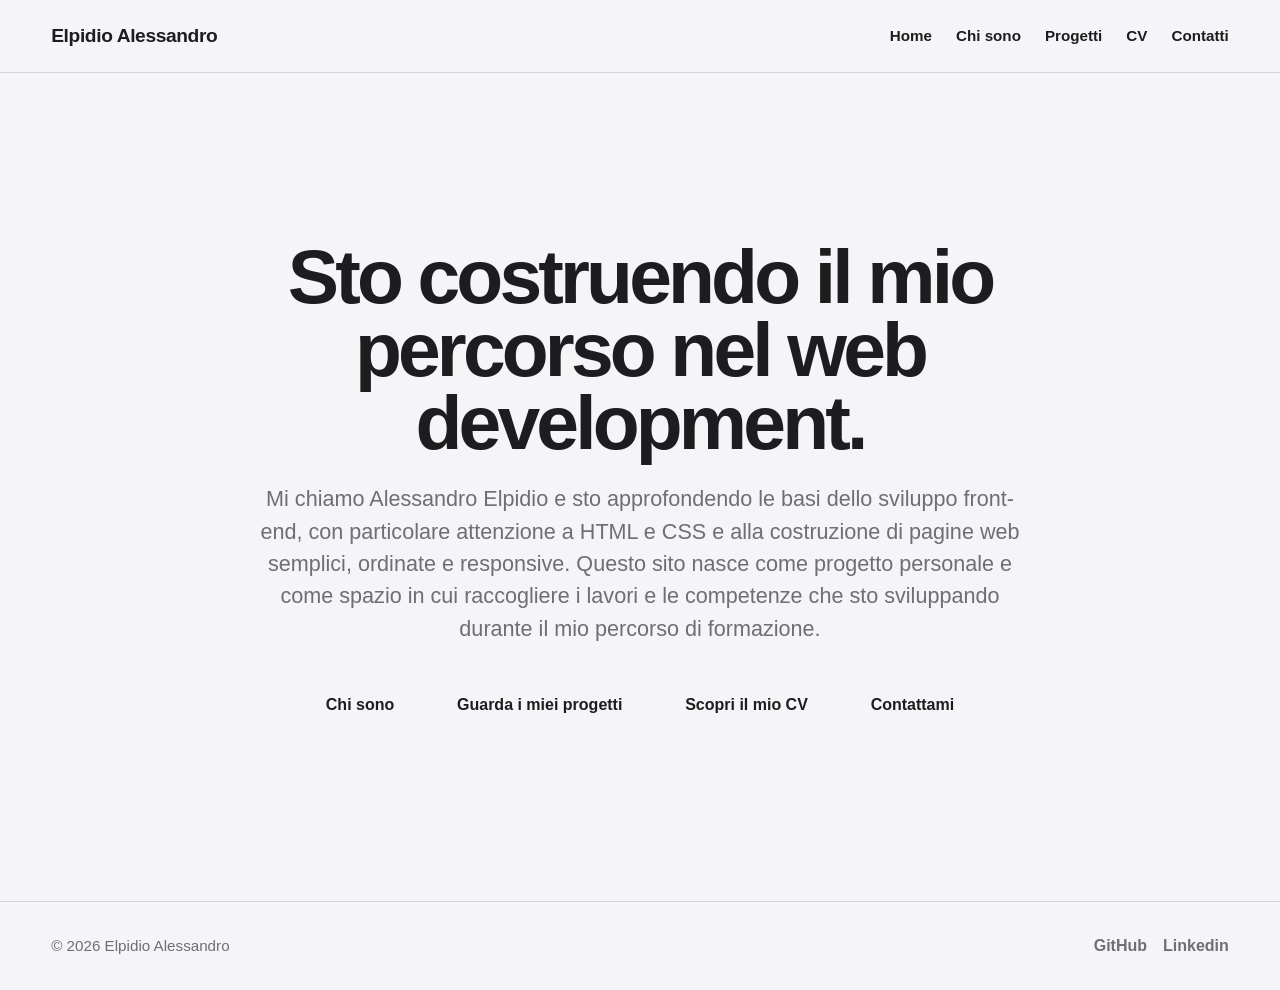
<file: index.html>
<!DOCTYPE html>
<html lang="it">
<head>
    <meta charset="UTF-8">
    <meta name="viewport" content="width=device-width, initial-scale=1.0">
    <title>Elpidio Alessandro | Portfolio</title>
    <link rel="stylesheet" href="./assets/css/style.css">
    <link rel="icon" type="image/x-icon" href="/assets/img/favicon.ico">
    <meta name="description" content="Portfolio personale dedicato al mio percorso nel web development, con progetti, competenze e contatti.">
    <meta property="og:title" content="Portfolio di Elpidio Alessandro">
    <meta property="og:description"
        content="Portfolio personale dedicato al mio percorso nel web development, con progetti, competenze e contatti.">
    <meta property="og:type" content="website">
    <meta property="og:image" content="assets/img/preview.png">
    <meta property="og:locale" content="it_IT">
    <meta property="og:site_name" content="Portfolio Elpidio Alessandro">
</head>
<body>
    <header class="site-header">
        <div class="container header-inner">
            <a href="index.html" class="brand">Elpidio Alessandro</a>

            <input type="checkbox" id="menu-toggle" class="menu-toggle">
            <label for="menu-toggle" class="menu-button">☰ Menu</label>

            <nav class="site-nav">
                <ul class="menu">
                    <li><a href="index.html">Home</a></li>
                    <li><a href="chisono/index.html">Chi sono</a></li>
                    <li><a href="progetti/index.html">Progetti</a></li>
                    <li><a href="cv/index.html">CV</a></li>
                    <li><a href="contacts/index.html">Contatti</a></li>
                </ul>
            </nav>
        </div>
    </header>

    <main>
        <section class="hero hero-main">
            <div class="container hero-content">
                <h1>Sto costruendo il mio percorso nel web development.</h1>
                <p class="hero-text">
                    Mi chiamo Alessandro Elpidio e sto approfondendo le basi dello sviluppo front-end, con particolare
                    attenzione a HTML e CSS e alla costruzione di pagine web semplici,
                    ordinate e responsive.
                    Questo sito nasce come progetto personale e come spazio
                    in cui raccogliere i lavori e le competenze che sto sviluppando
                    durante il mio percorso di formazione.
                </p>

                <div class="hero-buttons">
                    <a class="btn btn-secondary" href="./chisono/index.html">Chi sono</a>
                    <a class="btn btn-secondary" href="progetti/index.html">Guarda i miei progetti</a>
                    <a class="btn btn-secondary" href="./cv/index.html">Scopri il mio CV</a>
                    <a class="btn btn-secondary" href="./contacts/index.html">Contattami</a>
                </div>
            </div>
        </section>
    </main>

    <footer class="site-footer">
        <div class="container footer-content">
            <p>© 2026 Elpidio Alessandro</p>
            <div class="footer-links">
                <a href="https://github.com/elpidioalessandro" target="_blank" rel="noopener noreferrer">GitHub</a>
                <a href="https://www.linkedin.com/in/elpidio-alessandro-moretti" target="_blank" rel="noopener noreferrer">Linkedin</a>
            </div>
        </div>
    </footer>
</body>
</html>
</file>
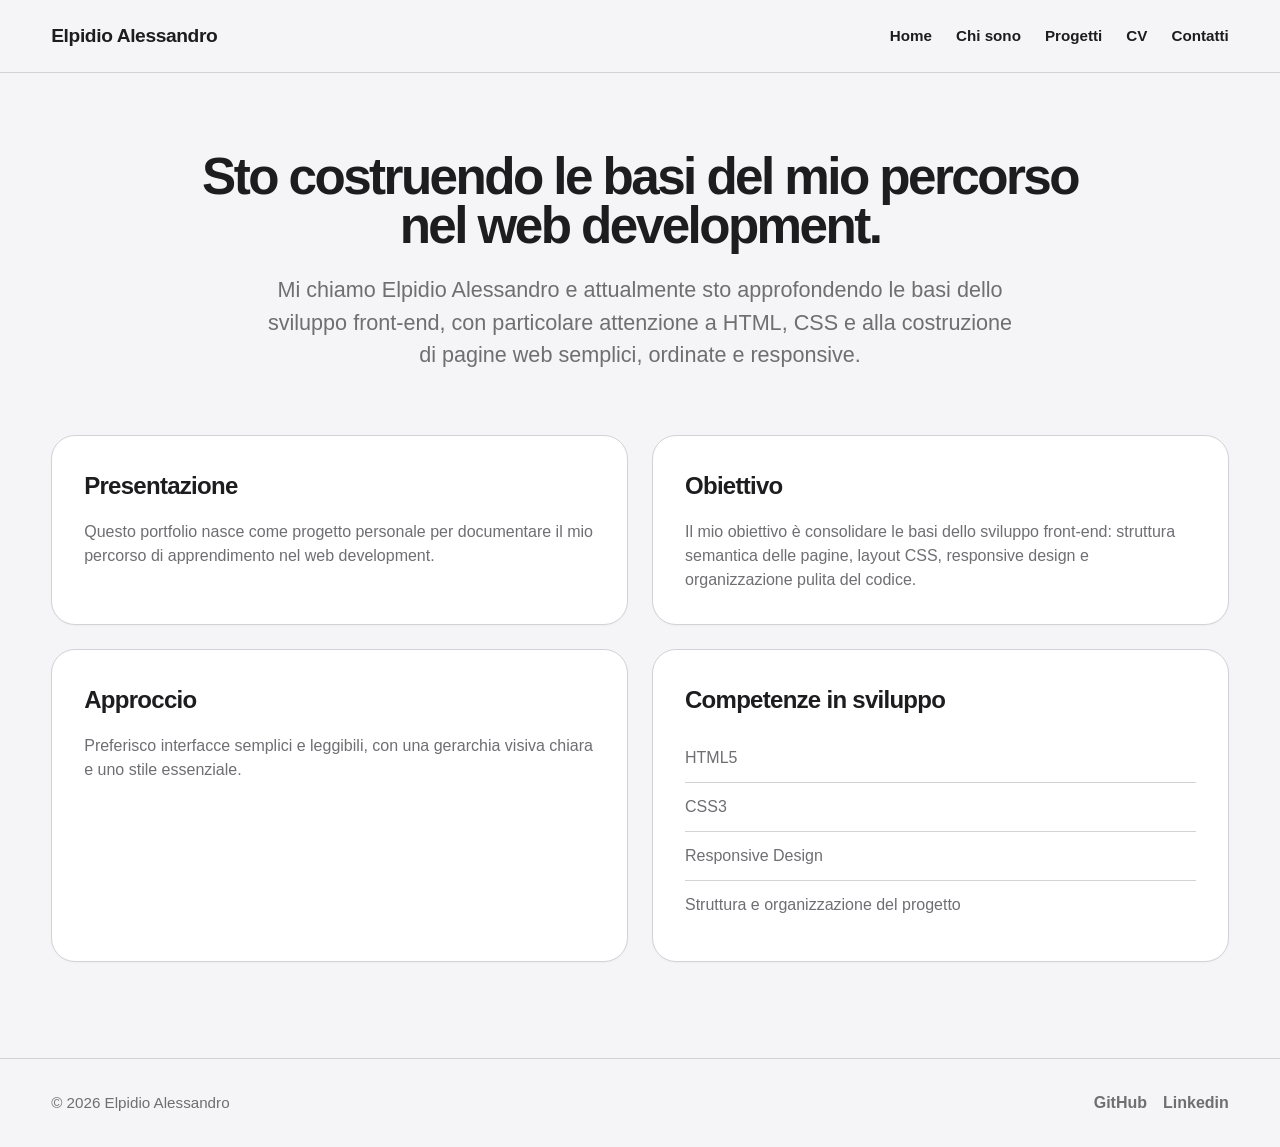
<file: chisono/index.html>
<!DOCTYPE html>
<html lang="it">
<head>
    <meta charset="UTF-8">
    <meta name="viewport" content="width=device-width, initial-scale=1.0">
    <title>Chi Sono | Elpidio Alessandro</title>
    <link rel="stylesheet" href="../assets/css/style.css">
    <link rel="icon" href="../assets/img/favicon.ico">
</head>
<body>
    <header class="site-header">
        <div class="container header-inner">
            <a href="../index.html" class="brand">Elpidio Alessandro</a>

            <input type="checkbox" id="menu-toggle" class="menu-toggle">
            <label for="menu-toggle" class="menu-button">Menu</label>

            <nav class="site-nav">
                <ul class="menu">
                    <li><a href="../index.html">Home</a></li>
                    <li><a href="../chisono/index.html">Chi sono</a></li>
                    <li><a href="../progetti/index.html">Progetti</a></li>
                    <li><a href="../cv/index.html">CV</a></li>
                    <li><a href="../contacts/index.html">Contatti</a></li>
                </ul>
            </nav>
        </div>
    </header>

    <main>
        <section class="cv-hero">
            <div class="container section-intro">
                <h1>Sto costruendo le basi del mio percorso nel web development.</h1>
                <p>
                    Mi chiamo Elpidio Alessandro e attualmente sto approfondendo le basi dello sviluppo front-end,
                    con particolare attenzione a HTML, CSS e alla costruzione
                    di pagine web semplici, ordinate e responsive.
                </p>
            </div>
        </section>

        <section class="light-section">
            <div class="container cv-grid">
                <article class="cv-card">
                    <h2>Presentazione</h2>
                    <p>
                        Questo portfolio nasce come progetto personale
                        per documentare il mio percorso di apprendimento
                        nel web development.
                    </p>
                </article>

                <article class="cv-card">
                    <h2>Obiettivo</h2>
                    <p>
                        Il mio obiettivo è consolidare le basi dello sviluppo front-end:
                        struttura semantica delle pagine, layout CSS,
                        responsive design e organizzazione pulita del codice.
                    </p>
                </article>

                <article class="cv-card">
                    <h2>Approccio</h2>
                    <p>
                        Preferisco interfacce semplici e leggibili,
                        con una gerarchia visiva chiara
                        e uno stile essenziale.
                    </p>
                </article>

                <article class="cv-card">
                    <h2>Competenze in sviluppo</h2>
                    <ul>
                        <li>HTML5</li>
                        <li>CSS3</li>
                        <li>Responsive Design</li>
                        <li>Struttura e organizzazione del progetto</li>
                    </ul>
                </article>
            </div>
        </section>
    </main>

    <footer class="site-footer">
        <div class="container footer-content">
            <p>© 2026 Elpidio Alessandro</p>
        <div class="footer-links">
            <a href="https://github.com/elpidioalessandro" target="_blank" rel="noopener noreferrer">GitHub</a>
            <a href="https://www.linkedin.com/in/elpidio-alessandro-moretti" target="_blank" rel="noopener noreferrer">Linkedin</a>
        </div>
    </footer>
</body>
</html>
</file>
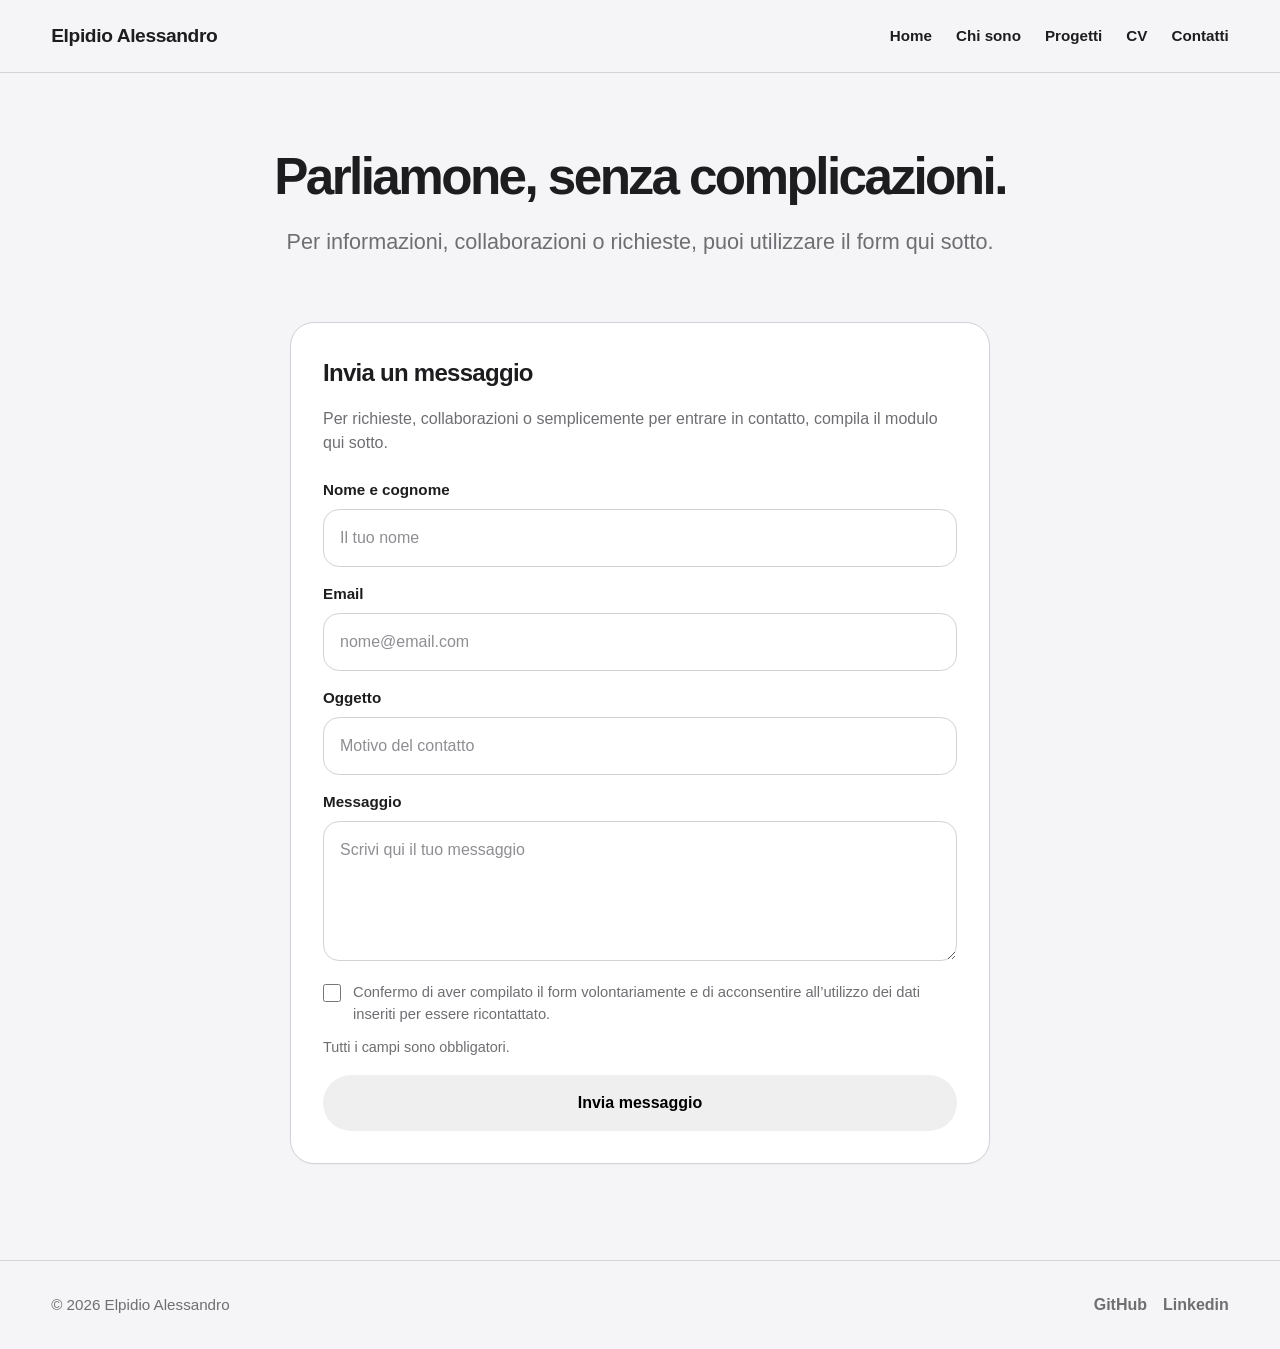
<file: contacts/index.html>
<!DOCTYPE html>
<html lang="it">
<head>
    <meta charset="UTF-8">
    <meta name="viewport" content="width=device-width, initial-scale=1.0">
    <title>Contatti | Elpidio Alessandro</title>
    <link rel="stylesheet" href="../assets/css/style.css">
    <link rel="icon" href="../assets/img/favicon.ico">
</head>
<body>
    <header class="site-header">
        <div class="container header-inner">
            <a href="../index.html" class="brand">Elpidio Alessandro</a>

            <input type="checkbox" id="menu-toggle" class="menu-toggle">
            <label for="menu-toggle" class="menu-button">Menu</label>

            <nav class="site-nav">
                <ul class="menu">
                    <li><a href="../index.html">Home</a></li>
                    <li><a href="../chisono/index.html">Chi sono</a></li>
                    <li><a href="../progetti/index.html">Progetti</a></li>
                    <li><a href="../cv/index.html">CV</a></li>
                    <li><a href="../contacts/index.html">Contatti</a></li>
                </ul>
            </nav>
        </div>
    </header>

    <main>
        <section class="cv-hero">
            <div class="container section-intro">
                <h1>Parliamone, senza complicazioni.</h1>
                <p>
                    Per informazioni, collaborazioni o richieste, puoi utilizzare il form qui sotto.
                </p>
            </div>
        </section>

        <section class="contact-section">
            <div class="container contact-grid">
                <article class="form-card">
                    <h2>Invia un messaggio</h2>
                    <p class="form-intro">
                        Per richieste, collaborazioni o semplicemente per entrare in contatto,
                        compila il modulo qui sotto.
                    </p>

                    <form class="contact-form" action="#" method="post">
                        <div class="form-row">
                            <label for="name">Nome e cognome</label>
                            <input type="text" id="name" name="name" placeholder="Il tuo nome" autocomplete="name"
                                minlength="2" maxlength="40" required>
                        </div>

                        <div class="form-row">
                            <label for="email">Email</label>
                            <input type="email" id="email" name="email" placeholder="nome@email.com"
                                autocomplete="email" required>
                        </div>

                        <div class="form-row">
                            <label for="subject">Oggetto</label>
                            <input type="text" id="subject" name="subject" placeholder="Motivo del contatto"
                                minlength="3" maxlength="80" required>
                        </div>

                        <div class="form-row">
                            <label for="message">Messaggio</label>
                            <textarea id="message" name="message" placeholder="Scrivi qui il tuo messaggio"
                                minlength="20" maxlength="300" required></textarea>
                        </div>

                        <div class="form-row checkbox-row">
                            <input type="checkbox" id="consent" name="consent" required>
                            <label for="consent">
                                Confermo di aver compilato il form volontariamente e di acconsentire
                                all’utilizzo dei dati inseriti per essere ricontattato.
                            </label>
                        </div>

                        <p class="form-note">
                            Tutti i campi sono obbligatori.
                        </p>

                        <div class="form-submit">
                            <button type="submit" class="btn btn-secondary">Invia messaggio</button>
                        </div>
                    </form>
                </article>
            </div>
        </section>
    </main>

    <footer class="site-footer">
        <div class="container footer-content">
            <p>© 2026 Elpidio Alessandro</p>
            <div class="footer-links">
                <a href="https://github.com/elpidioalessandro" target="_blank" rel="noopener noreferrer">GitHub</a>
                <a href="https://www.linkedin.com/in/elpidio-alessandro-moretti" target="_blank" rel="noopener noreferrer">Linkedin</a>
            </div>
    </footer>
</body>
</html>
</file>
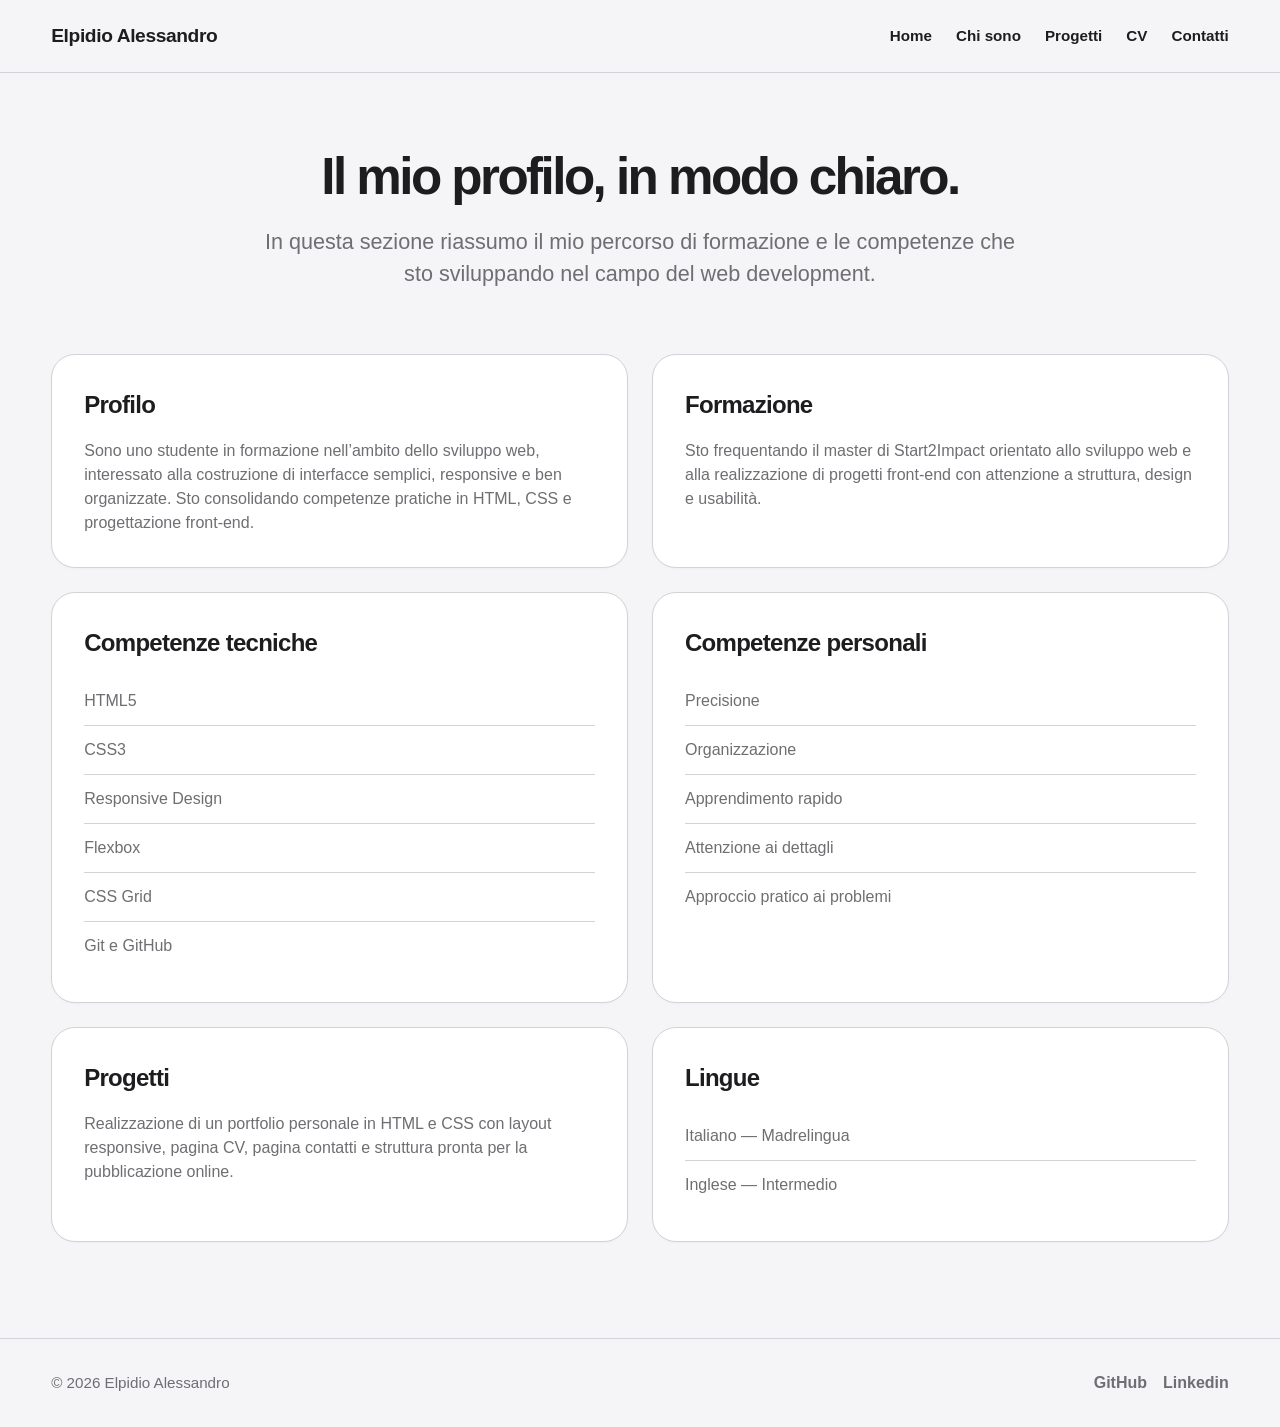
<file: cv/index.html>
<!DOCTYPE html>
<html lang="it">
<head>
    <meta charset="UTF-8">
    <meta name="viewport" content="width=device-width, initial-scale=1.0">
    <title>CV | Elpidio Alessandro</title>
    <link rel="stylesheet" href="../assets/css/style.css">
    <link rel="icon" href="../assets/img/favicon.ico">
</head>
<body>
    <header class="site-header">
        <div class="container header-inner">
            <a href="../index.html" class="brand">Elpidio Alessandro</a>

            <input type="checkbox" id="menu-toggle" class="menu-toggle">
            <label for="menu-toggle" class="menu-button">Menu</label>

            <nav class="site-nav">
                <ul class="menu">
                    <li><a href="../index.html">Home</a></li>
                    <li><a href="../chisono/index.html">Chi sono</a></li>
                    <li><a href="../progetti/index.html">Progetti</a></li>
                    <li><a href="../cv/index.html">CV</a></li>
                    <li><a href="../contacts/index.html">Contatti</a></li>
                </ul>
            </nav>
        </div>
    </header>

    <main>
        <section class="cv-hero">
            <div class="container section-intro">
                <h1>Il mio profilo, in modo chiaro.</h1>
                <p>
                    In questa sezione riassumo il mio percorso di formazione
                    e le competenze che sto sviluppando nel campo del web development.
                </p>
            </div>
        </section>

        <section class="light-section">
            <div class="container cv-grid">
                <article class="cv-card">
                    <h2>Profilo</h2>
                    <p>
                        Sono uno studente in formazione nell’ambito dello sviluppo web,
                        interessato alla costruzione di interfacce semplici, responsive
                        e ben organizzate. Sto consolidando competenze pratiche in HTML,
                        CSS e progettazione front-end.
                    </p>
                </article>

                <article class="cv-card">
                    <h2>Formazione</h2>
                    <p>
                        Sto frequentando il master di Start2Impact orientato allo sviluppo web e alla
                        realizzazione di progetti front-end con attenzione a struttura,
                        design e usabilità.
                    </p>
                </article>

                <article class="cv-card">
                    <h2>Competenze tecniche</h2>
                    <ul>
                        <li>HTML5</li>
                        <li>CSS3</li>
                        <li>Responsive Design</li>
                        <li>Flexbox</li>
                        <li>CSS Grid</li>
                        <li>Git e GitHub</li>
                    </ul>
                </article>

                <article class="cv-card">
                    <h2>Competenze personali</h2>
                    <ul>
                        <li>Precisione</li>
                        <li>Organizzazione</li>
                        <li>Apprendimento rapido</li>
                        <li>Attenzione ai dettagli</li>
                        <li>Approccio pratico ai problemi</li>
                    </ul>
                </article>

                <article class="cv-card">
                    <h2>Progetti</h2>
                    <p>
                        Realizzazione di un portfolio personale in HTML e CSS con layout responsive,
                        pagina CV, pagina contatti e struttura pronta per la pubblicazione online.
                    </p>
                </article>

                <article class="cv-card">
                    <h2>Lingue</h2>
                    <ul>
                        <li>Italiano — Madrelingua</li>
                        <li>Inglese — Intermedio</li>
                    </ul>
                </article>
            </div>
        </section>
    </main>

    <footer class="site-footer">
        <div class="container footer-content">
            <p>© 2026 Elpidio Alessandro</p>
            <div class="footer-links">
                <a href="https://github.com/elpidioalessandro" target="_blank" rel="noopener noreferrer">GitHub</a>
                <a href="https://www.linkedin.com/in/elpidio-alessandro-moretti" target="_blank" rel="noopener noreferrer">Linkedin</a>
            </div>
    </footer>
</body>
</html>
</file>
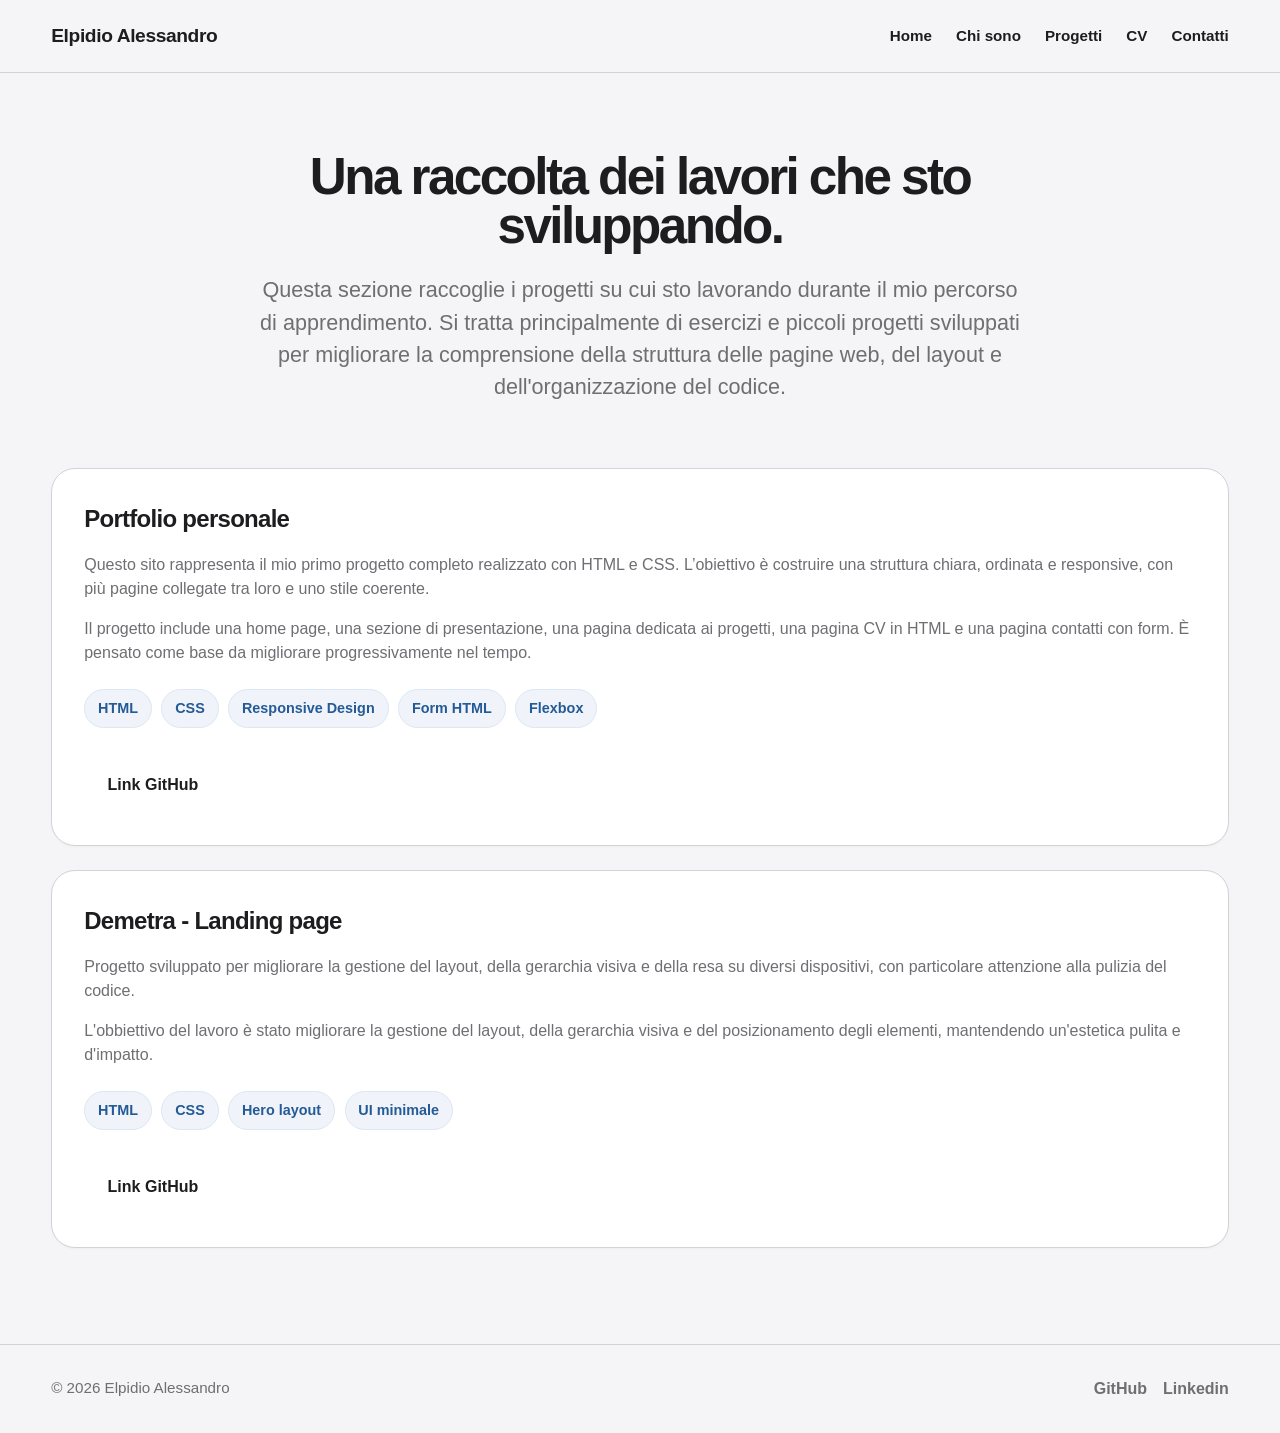
<file: progetti/index.html>
<!DOCTYPE html>
<html lang="it">
<head>
    <meta charset="UTF-8">
    <meta name="viewport" content="width=device-width, initial-scale=1.0">
    <title>Progetti | Elpidio Alessandro</title>
    <link rel="stylesheet" href="../assets/css/style.css">
    <link rel="icon" href="../assets/img/favicon.ico">
</head>
<body>
    <header class="site-header">
        <div class="container header-inner">
            <a href="../index.html" class="brand">Elpidio Alessandro</a>

            <input type="checkbox" id="menu-toggle" class="menu-toggle">
            <label for="menu-toggle" class="menu-button">Menu</label>

            <nav class="site-nav">
                <ul class="menu">
                    <li><a href="../index.html">Home</a></li>
                    <li><a href="../chisono/index.html">Chi sono</a></li>
                    <li><a href="../progetti/index.html">Progetti</a></li>
                    <li><a href="../cv/index.html">CV</a></li>
                    <li><a href="../contacts/index.html">Contatti</a></li>
                </ul>
            </nav>
        </div>
    </header>

    <main>
        <section class="cv-hero">
            <div class="container section-intro">
                <h1>Una raccolta dei lavori che sto sviluppando.</h1>
                <p>
                    Questa sezione raccoglie i progetti su cui sto lavorando
                    durante il mio percorso di apprendimento.

                    Si tratta principalmente di esercizi e piccoli progetti
                    sviluppati per migliorare la comprensione della struttura
                    delle pagine web, del layout e dell'organizzazione del codice.
                </p>
            </div>
        </section>

        <section class="projects-section">
            <div class="container">
                <div class="project-list-vertical">
                    <article class="project-card">
                        <h2>Portfolio personale</h2>
                        <p>
                            Questo sito rappresenta il mio primo progetto completo realizzato
                            con HTML e CSS. L’obiettivo è costruire una struttura chiara,
                            ordinata e responsive, con più pagine collegate tra loro
                            e uno stile coerente.
                        </p>
                        <p>
                            Il progetto include una home page, una sezione di presentazione, una pagina dedicata
                            ai progetti, una pagina CV in HTML e una pagina contatti con form.
                            È pensato come base da migliorare progressivamente nel tempo.
                        </p>

                        <ul class="project-tech">
                            <li>HTML</li>
                            <li>CSS</li>
                            <li>Responsive Design</li>
                            <li>Form HTML</li>
                            <li>Flexbox</li>
                        </ul>

                        <div class="project-links">
                            <a href=" https://elpidioalessandro.github.io/Progetto-Html-e-Css/" class="btn btn-secondary">Link GitHub</a>
                        </div>
                    </article>

                    <article class="project-card">
                        <h2>Demetra - Landing page</h2>
                        <p>
                            Progetto sviluppato per migliorare la gestione del layout,
                            della gerarchia visiva e della resa su diversi dispositivi,
                            con particolare attenzione alla pulizia del codice.
                        </p>
                        <p>
                            L'obbiettivo del lavoro è stato migliorare la gestione del layout, della gerarchia visiva
                            e del posizionamento degli elementi, mantendendo un'estetica pulita e d'impatto.
                        </p>

                        <ul class="project-tech">
                            <li>HTML</li>
                            <li>CSS</li>
                            <li>Hero layout</li>
                            <li>UI minimale</li>
                        </ul>

                        <div class="project-links">
                            <a href=" https://elpidioalessandro.github.io/Progetto-Introduzione-allo-Sviluppo-/" class="btn btn-secondary">Link GitHub</a>
                        </div>
                    </article>
                </div>
            </div>
        </section>
    </main>

    <footer class="site-footer">
        <div class="container footer-content">
            <p>© 2026 Elpidio Alessandro</p>
            <div class="footer-links">
                <a href="https://github.com/elpidioalessandro" target="_blank" rel="noopener noreferrer">GitHub</a>
                <a href="https://www.linkedin.com/in/elpidio-alessandro-moretti" target="_blank" rel="noopener noreferrer">Linkedin</a>
            </div>
    </footer>
</body>
</html>
</file>
<file: assets/css/style.css>
* {
    margin: 0;
    padding: 0;
    box-sizing: border-box;
}

:root {
    --bg: #f5f5f7;
    --white: #ffffff;
    --text: #1d1d1f;
    --muted: #6e6e73;
    --line: #d2d2d7;
    --accent: #0066cc;
}

html {
    scroll-behavior: smooth;
}

body {
    font-family: -apple-system, BlinkMacSystemFont, "SF Pro Display", "Segoe UI", Arial, sans-serif;
    background: var(--bg);
    color: var(--text);
    line-height: 1.5;
}

a {
    color: inherit;
    text-decoration: none;
}

ul {
    list-style: none;
}

img {
    display: block;
    max-width: 100%;
}

::selection {
    background: var(--accent);
    color: var(--white);
}

.container {
    width: min(92%, 1200px);
    margin: 0 auto;
}

.site-header {
    position: sticky;
    top: 0;
    z-index: 1000;
    background: rgba(245, 245, 247, 0.88);
    backdrop-filter: blur(14px);
    border-bottom: 1px solid var(--line);
}

.header-inner {
    display: flex;
    align-items: center;
    justify-content: space-between;
    gap: 1rem;
    min-height: 72px;
}

.brand {
    font-size: 1.2rem;
    font-weight: 700;
    letter-spacing: -0.02em;
}

.site-nav {
    margin-left: auto;
}

.menu {
    display: flex;
    align-items: center;
    gap: 1.5rem;
}

.menu a {
    font-size: 0.95rem;
    font-weight: 600;
    transition: color 0.2s ease;
}

.menu a:hover,
.menu a.active {
    color: var(--accent);
}

.menu-toggle {
    display: none;
}

.menu-button {
    display: none;
    padding: 0.6rem 1rem;
    border: 1px solid var(--line);
    border-radius: 999px;
    background: var(--white);
    color: var(--text);
    font-size: 0.9rem;
    font-weight: 600;
    cursor: pointer;
    transition: background 0.2s ease, border-color 0.2s ease, transform 0.2s ease;
}

.menu-button:hover {
    background: #f0f0f2;
    border-color: #c4c4ca;
}

.hero-main {
    display: flex;
    align-items: center;
    min-height: calc(100vh - 72px);
    padding: 5rem 0;
    text-align: center;
}

.cv-hero {
    padding: 5rem 0 2rem;
    text-align: center;
}

.hero-content,
.section-intro {
    max-width: 920px;
    margin: 0 auto;
}

.hero-main h1 {
    margin-bottom: 1.5rem;
    font-size: clamp(2.5rem, 6vw, 5.5rem);
    line-height: 0.95;
    letter-spacing: -0.05em;
    font-weight: 700;
}

.section-intro h1 {
    margin-bottom: 1.5rem;
    font-size: clamp(2rem, 4vw, 4rem);
    line-height: 0.95;
    letter-spacing: -0.05em;
    font-weight: 700;
}

.hero-text,
.section-intro p {
    max-width: 760px;
    margin: 0 auto;
    font-size: clamp(1.05rem, 2vw, 1.35rem);
    color: var(--muted);
}

.hero-buttons,
.project-links,
.footer-links {
    display: flex;
    flex-wrap: wrap;
    gap: 1rem;
}

.hero-buttons {
    justify-content: center;
    margin-top: 2rem;
}

.btn {
    display: inline-block;
    padding: 0.95rem 1.4rem;
    border: 1px solid transparent;
    border-radius: 999px;
    cursor: pointer;
    font: inherit;
    font-weight: 600;
    transition: transform 0.2s ease, box-shadow 0.2s ease, background 0.2s ease, color 0.2s ease,
        border-color 0.2s ease;
}

.btn:hover {
    transform: translateY(-1px);
    box-shadow: 0 8px 24px rgba(0, 0, 0, 0.08);
}

.btn-secondary:hover {
    background: rgba(0, 102, 204, 0.06);
}

.light-section,
.projects-section,
.contact-section {
    padding: 2rem 0 6rem;
}

.cv-grid {
    display: grid;
    grid-template-columns: repeat(2, 1fr);
    gap: 1.5rem;
}

.cv-card,
.project-card,
.form-card {
    padding: 2rem;
    border: 1px solid var(--line);
    border-radius: 24px;
    background: var(--white);
    box-shadow: 0 1px 2px rgba(0, 0, 0, 0.03);
}

.cv-card h2,
.project-card h2,
.form-card h2 {
    margin-bottom: 1rem;
    font-size: 1.5rem;
    letter-spacing: -0.03em;
}

.cv-card p,
.cv-card li,
.project-card p,
.form-card p,
.form-note,
.checkbox-row label {
    color: var(--muted);
}

.cv-card ul {
    margin: 0;
    padding: 0;
}

.cv-card li {
    padding: 0.75rem 0;
    border-bottom: 1px solid var(--line);
}

.cv-card li:last-child {
    border-bottom: 0;
}

.project-list-vertical {
    display: flex;
    flex-direction: column;
    gap: 1.5rem;
}

.project-card p {
    margin-bottom: 1rem;
}

.project-card p:last-of-type {
    margin-bottom: 0;
}

.project-tech {
    display: flex;
    flex-wrap: wrap;
    gap: 0.6rem;
    margin-top: 1.5rem;
}

.project-tech li {
    padding: 0.5rem 0.8rem;
    border: 1px solid #dbe7f5;
    border-radius: 999px;
    background: #f0f4fa;
    color: #245a96;
    font-size: 0.9rem;
    font-weight: 600;
}

.project-links {
    margin-top: 1.75rem;
}

.contact-grid {
    max-width: 700px;
    margin: 0 auto;
}

.form-intro {
    margin-bottom: 1.5rem;
}

.contact-form {
    display: grid;
    gap: 1rem;
}

.form-row {
    display: flex;
    flex-direction: column;
    gap: 0.45rem;
}

.contact-form label {
    font-size: 0.95rem;
    font-weight: 600;
}

.contact-form input,
.contact-form textarea {
    width: 100%;
    padding: 1rem;
    border: 1px solid var(--line);
    border-radius: 16px;
    background: var(--white);
    color: var(--text);
    font: inherit;
    transition: border-color 0.2s ease, box-shadow 0.2s ease;
}

.contact-form input::placeholder,
.contact-form textarea::placeholder {
    color: #8e8e93;
}

.contact-form input:hover,
.contact-form textarea:hover {
    border-color: #b8b8be;
}

.contact-form input:focus,
.contact-form textarea:focus {
    outline: none;
    border-color: var(--accent);
    box-shadow: 0 0 0 4px rgba(0, 102, 204, 0.12);
}

.contact-form textarea {
    min-height: 140px;
    resize: vertical;
}

.checkbox-row {
    flex-direction: row;
    align-items: flex-start;
    gap: 0.75rem;
    margin-top: 0.25rem;
}

.checkbox-row input {
    width: 18px;
    height: 18px;
    margin-top: 0.2rem;
    flex-shrink: 0;
}

.checkbox-row label {
    font-size: 0.92rem;
    font-weight: 500;
    line-height: 1.5;
}

.form-note {
    margin-top: -0.25rem;
    font-size: 0.9rem;
}

.form-submit .btn {
    width: 100%;
}

.site-footer {
    padding: 2rem 0;
    border-top: 1px solid var(--line);
    background: var(--bg);
}

.footer-content {
    display: flex;
    align-items: center;
    justify-content: space-between;
    gap: 1rem;
    flex-wrap: wrap;
}

.footer-content p {
    color: var(--muted);
    font-size: 0.95rem;
}

.footer-links a {
    color: var(--muted);
    font-weight: 600;
    transition: color 0.2s ease, transform 0.2s ease;
}

.footer-links a:hover {
    color: var(--accent);
    transform: translateY(-1px);
}

@media (max-width: 900px) {
    .cv-grid {
        grid-template-columns: 1fr;
    }

    .cv-card,
    .project-card,
    .form-card {
        transition: transform 0.2s ease, box-shadow 0.2s ease, border-color 0.2s ease;
    }

    .cv-card:hover,
    .project-card:hover,
    .form-card:hover {
        transform: translateY(-4px);
        box-shadow: 0 14px 30px rgba(0, 0, 0, 0.06);
        border-color: #c6c6cc;
    }
}

@media (max-width: 768px) {
    .header-inner {
        flex-wrap: wrap;
        justify-content: space-between;
        padding: 1rem 0;
    }

    .menu-button {
        display: inline-flex;
    }

    .site-nav {
        display: none;
        width: 100%;
        margin-left: 0;
    }

    .menu {
        flex-direction: column;
        align-items: flex-start;
        width: 100%;
        gap: 1rem;
        padding-top: 1rem;
    }

    .menu-toggle:checked + .menu-button + .site-nav {
        display: block;
    }
}
</file>
